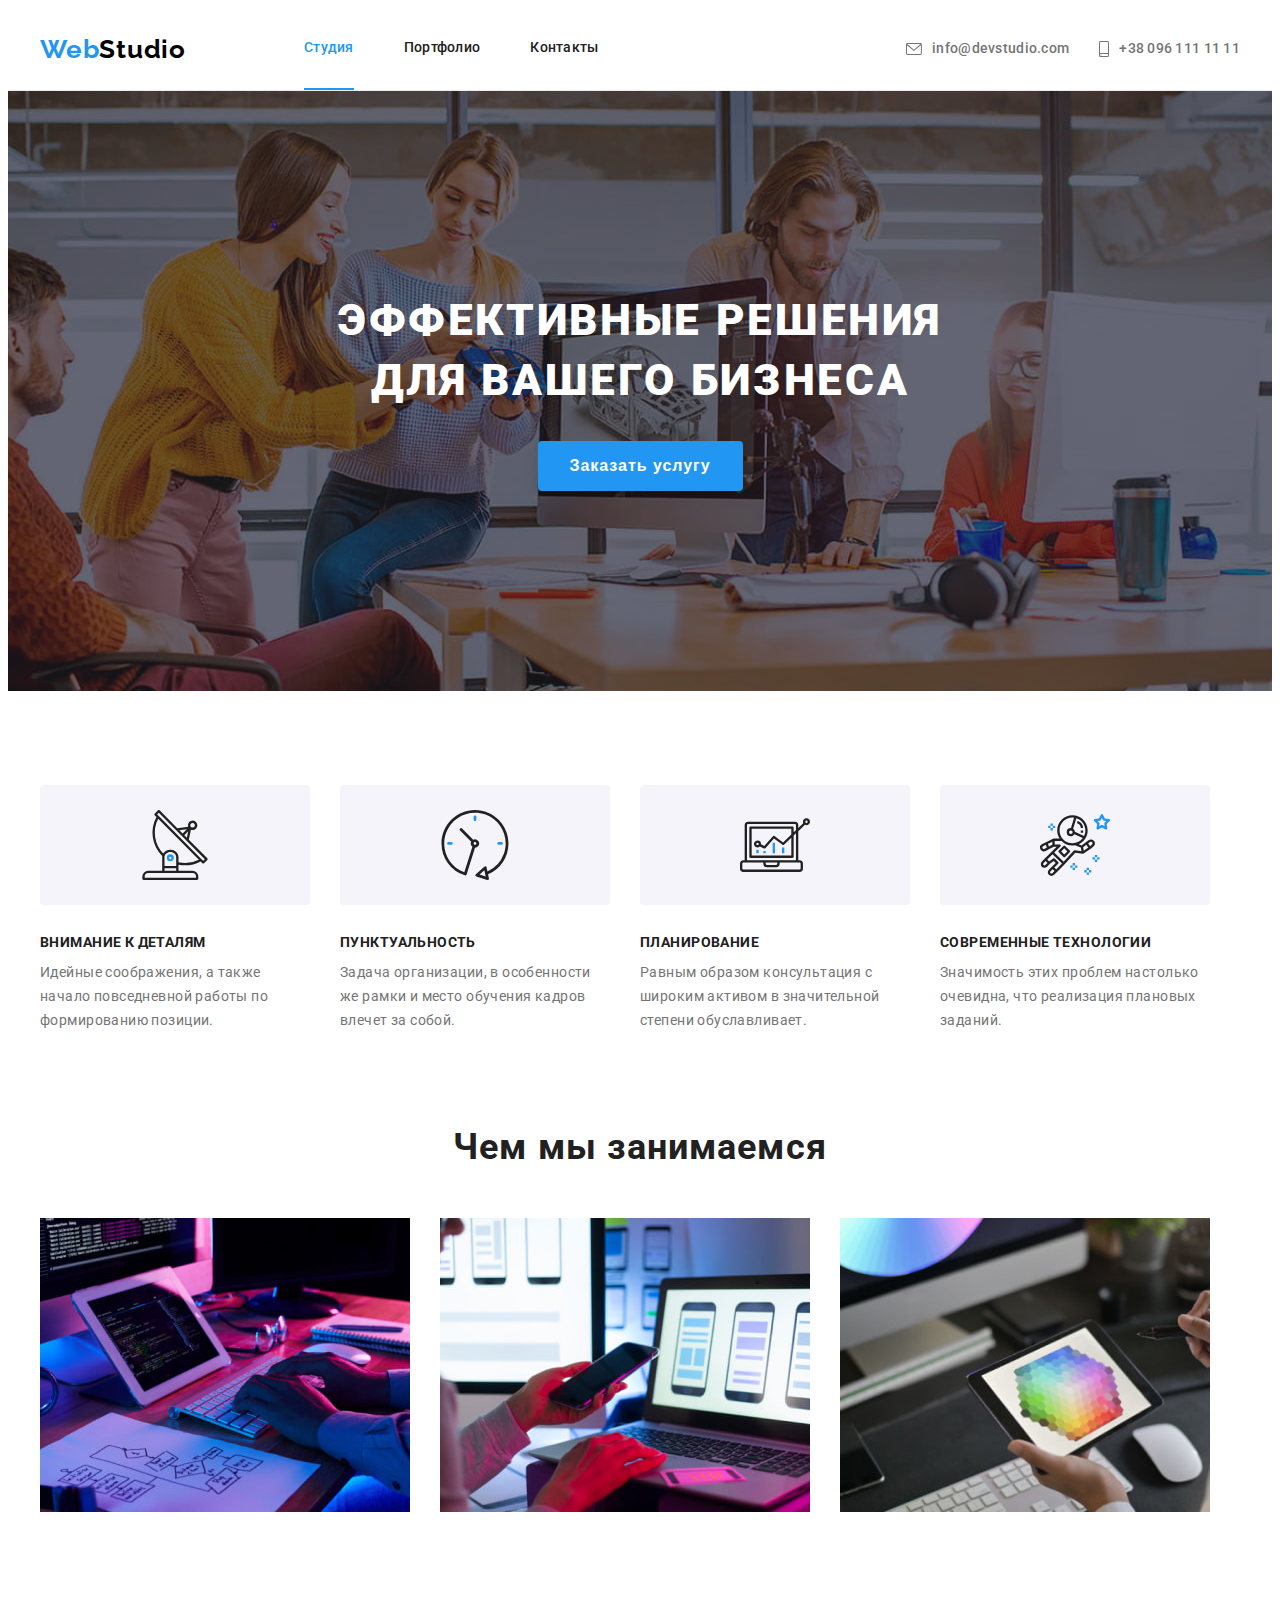
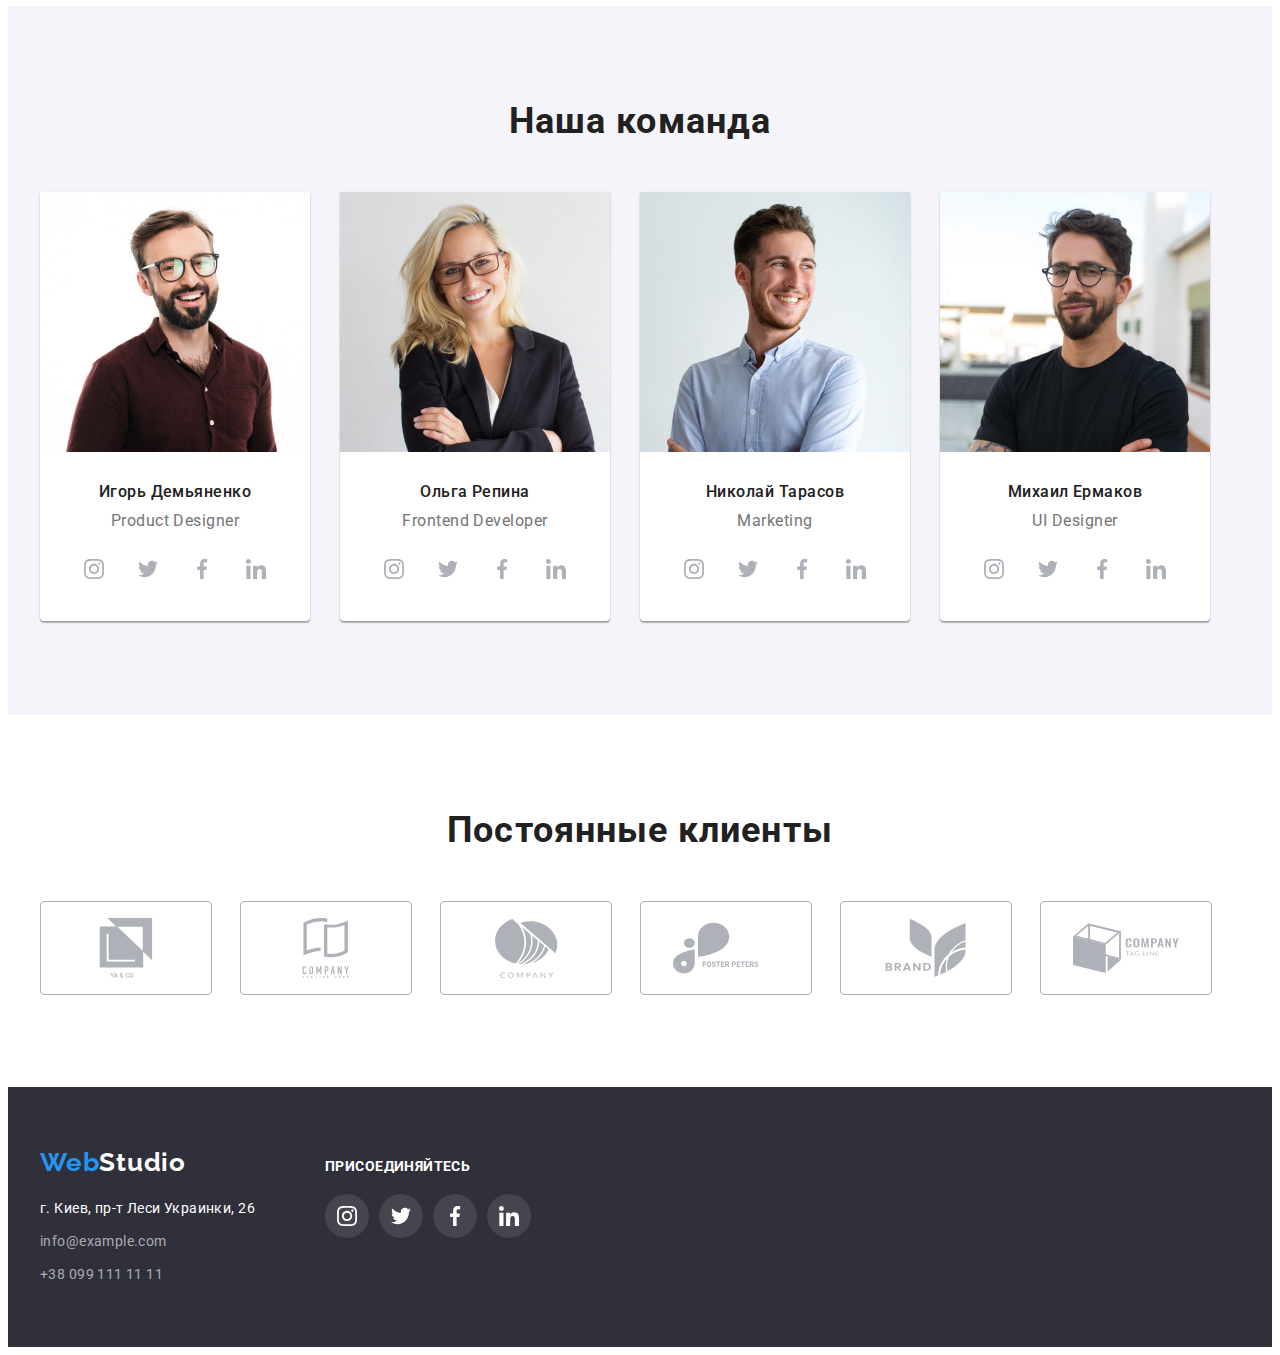
<file: index.html>
<!DOCTYPE html>
<html lang="ru">
  <head>
    <meta charset="UTF-8" />
    <meta http-equiv="X-UA-Compatible" content="IE=edge" />
    <meta name="viewport" content="width=device-width, initial-scale=1.0" />

    <link rel="preconnect" href="https://fonts.googleapis.com" />
    <link rel="preconnect" href="https://fonts.gstatic.com" crossorigin />
    <link
      href="https://fonts.googleapis.com/css2?family=Raleway:wght@700&family=Roboto:wght@400;500;700;900&display=swap"
      rel="stylesheet"
    />

    <link
      rel="stylesheet"
      href="https://cdnjs.cloudflare.com/ajax/libs/modern-normalize/1.1.0/modern-normalize.min.css"
      integrity="sha512-wpPYUAdjBVSE4KJnH1VR1HeZfpl1ub8YT/NKx4PuQ5NmX2tKuGu6U/JRp5y+Y8XG2tV+wKQpNHVUX03MfMFn9Q=="
      crossorigin="anonymous"
      referrerpolicy="no-referrer"
    />

    <link rel="stylesheet" href="./css/reset.css" />

    <link rel="stylesheet" href="./css/styles.css" />

    <title>WebStudio</title>
  </head>
  <body>
    <header class="header">
      <div class="container">
        <a href="./index.html" class="logo"> <span class="logo-web">Web</span>Studio</a>

        <nav class="nav-menu">
          <ul class="nav-menu-list list">
            <li class="nav-menu-item">
              <a href="./index.html" class="nav-menu-link link current">Студия</a>
            </li>
            <li class="nav-menu-item">
              <a href="./portfolio.html" class="nav-menu-link link">Портфолио</a>
            </li>
            <li class="nav-menu-item">
              <a href="" class="nav-menu-link link">Контакты</a>
            </li>
          </ul>
        </nav>

        <ul class="header-contacts list">
          <li class="header-contacts-item">
            <a href="mailto:info@devstudio.com" class="header-contacts-link link"
              ><svg class="header-contacts-icon" width="16" height="12">
                <use href="./images/icons.svg#icon-envelope"></use></svg
              >info@devstudio.com</a
            >
          </li>
          <li class="header-contacts-item">
            <a href="tel:+380961111111" class="header-contacts-link link">
              <svg class="header-contacts-icon" width="10" height="16">
                <use href="./images/icons.svg#icon-smartphone"></use></svg
              >+38 096 111 11 11</a
            >
          </li>
        </ul>
      </div>
    </header>

    <main class="main">
      <!-- Hero Section -->

      <section class="hero-section section">
        <div class="container">
          <h1 class="hero-title">Эффективные решения для вашего бизнеса</h1>
          <button class="hero-btn" type="button">Заказать услугу</button>
        </div>
      </section>

      <!-- Our Features Section -->

      <section class="features-section section">
        <div class="container">
          <h2 class="section-title visually-hidden">Наши преимущества</h2>

          <ul class="features-list list">
            <li class="features-item">
              <h3 class="features-subtitle">Внимание к деталям</h3>
              <p class="features-descr">
                Идейные соображения, а также начало повседневной работы по формированию позиции.
              </p>
            </li>
            <li class="features-item">
              <h3 class="features-subtitle">Пунктуальность</h3>
              <p class="features-descr">
                Задача организации, в особенности же рамки и место обучения кадров влечет за собой.
              </p>
            </li>
            <li class="features-item">
              <h3 class="features-subtitle">Планирование</h3>
              <p class="features-descr">
                Равным образом консультация с широким активом в значительной степени обуславливает.
              </p>
            </li>
            <li class="features-item">
              <h3 class="features-subtitle">Современные технологии</h3>
              <p class="features-descr">
                Значимость этих проблем настолько очевидна, что реализация плановых заданий.
              </p>
            </li>
          </ul>
        </div>
      </section>

      <!-- Our Solutions Section -->

      <section class="solutions-section section">
        <div class="container">
          <h2 class="section-title">Чем мы занимаемся</h2>

          <ul class="solutions-list list">
            <li class="solutions-item">
              <img
                src="./images/keyboard_typing.jpg"
                alt="Набирает текст на клавиатуре"
                width="370"
                height="294"
              />
            </li>
            <li class="solutions-item">
              <img
                src="./images/phone_searching.jpg"
                alt="Девушка на ноутбуке смотрит телефоны"
                width="370"
                height="294"
              />
            </li>
            <li class="solutions-item">
              <img
                src="./images/color_choosing.jpg"
                alt="Девушка на планшете выбирает цвет из палитры"
                width="370"
                height="294"
              />
            </li>
          </ul>
        </div>
      </section>

      <!-- Our Team Section -->

      <section class="team-section section">
        <div class="container">
          <h2 class="section-title">Наша команда</h2>

          <ul class="team-list list">
            <li class="team-item">
              <img src="./images/p_designer.jpg" alt="Дизайнер продукта" width="270" height="260" />
              <div class="team-descr">
                <h3 class="team-mmbr">Игорь Демьяненко</h3>
                <p class="team-mmbr-position" lang="en">Product Designer</p>
                <ul class="team-soc-list list">
                  <li class="team-soc-item">
                    <a href="" class="team-soc-link link">
                      <svg class="team-soc-icon" width="20" height="20">
                        <use href="./images/icons.svg#icon-instagram"></use>
                      </svg>
                    </a>
                  </li>
                  <li class="team-soc-item">
                    <a href="" class="team-soc-link link">
                      <svg class="team-soc-icon" width="20" height="20">
                        <use href="./images/icons.svg#icon-twitter"></use>
                      </svg>
                    </a>
                  </li>
                  <li class="team-soc-item">
                    <a href="" class="team-soc-link link">
                      <svg class="team-soc-icon" width="20" height="20">
                        <use href="./images/icons.svg#icon-facebook"></use>
                      </svg>
                    </a>
                  </li>
                  <li class="team-soc-item">
                    <a href="" class="team-soc-link link">
                      <svg class="team-soc-icon" width="20" height="20">
                        <use href="./images/icons.svg#icon-linkedin"></use>
                      </svg>
                    </a>
                  </li>
                </ul>
              </div>
            </li>
            <li class="team-item">
              <img
                src="./images/developer.jpg"
                alt="Фронтенд-разработчик"
                width="270"
                height="260"
              />
              <div class="team-descr">
                <h3 class="team-mmbr">Ольга Репина</h3>
                <p class="team-mmbr-position" lang="en">Frontend Developer</p>
                <ul class="team-soc-list list">
                  <li class="team-soc-item">
                    <a href="" class="team-soc-link link">
                      <svg class="team-soc-icon" width="20" height="20">
                        <use href="./images/icons.svg#icon-instagram"></use>
                      </svg>
                    </a>
                  </li>
                  <li class="team-soc-item">
                    <a href="" class="team-soc-link link">
                      <svg class="team-soc-icon" width="20" height="20">
                        <use href="./images/icons.svg#icon-twitter"></use>
                      </svg>
                    </a>
                  </li>
                  <li class="team-soc-item">
                    <a href="" class="team-soc-link link">
                      <svg class="team-soc-icon" width="20" height="20">
                        <use href="./images/icons.svg#icon-facebook"></use>
                      </svg>
                    </a>
                  </li>
                  <li class="team-soc-item">
                    <a href="" class="team-soc-link link">
                      <svg class="team-soc-icon" width="20" height="20">
                        <use href="./images/icons.svg#icon-linkedin"></use>
                      </svg>
                    </a>
                  </li>
                </ul>
              </div>
            </li>
            <li class="team-item">
              <img src="./images/marketer.jpg" alt="Маркетолог" width="270" height="260" />
              <div class="team-descr">
                <h3 class="team-mmbr">Николай Тарасов</h3>
                <p class="team-mmbr-position" lang="en">Marketing</p>
                <ul class="team-soc-list list">
                  <li class="team-soc-item">
                    <a href="" class="team-soc-link link">
                      <svg class="team-soc-icon" width="20" height="20">
                        <use href="./images/icons.svg#icon-instagram"></use>
                      </svg>
                    </a>
                  </li>
                  <li class="team-soc-item">
                    <a href="" class="team-soc-link link">
                      <svg class="team-soc-icon" width="20" height="20">
                        <use href="./images/icons.svg#icon-twitter"></use>
                      </svg>
                    </a>
                  </li>
                  <li class="team-soc-item">
                    <a href="" class="team-soc-link link">
                      <svg class="team-soc-icon" width="20" height="20">
                        <use href="./images/icons.svg#icon-facebook"></use>
                      </svg>
                    </a>
                  </li>
                  <li class="team-soc-item">
                    <a href="" class="team-soc-link link">
                      <svg class="team-soc-icon" width="20" height="20">
                        <use href="./images/icons.svg#icon-linkedin"></use>
                      </svg>
                    </a>
                  </li>
                </ul>
              </div>
            </li>
            <li class="team-item">
              <img
                src="./images/ui_designer.jpg"
                alt="Дизайнер пользовательского интерфейса"
                width="270"
                height="260"
              />
              <div class="team-descr">
                <h3 class="team-mmbr">Михаил Ермаков</h3>
                <p class="team-mmbr-position" lang="en">UI Designer</p>
                <ul class="team-soc-list list">
                  <li class="team-soc-item">
                    <a href="" class="team-soc-link link">
                      <svg class="team-soc-icon" width="20" height="20">
                        <use href="./images/icons.svg#icon-instagram"></use>
                      </svg>
                    </a>
                  </li>
                  <li class="team-soc-item">
                    <a href="" class="team-soc-link link">
                      <svg class="team-soc-icon" width="20" height="20">
                        <use href="./images/icons.svg#icon-twitter"></use>
                      </svg>
                    </a>
                  </li>
                  <li class="team-soc-item">
                    <a href="" class="team-soc-link link">
                      <svg class="team-soc-icon" width="20" height="20">
                        <use href="./images/icons.svg#icon-facebook"></use>
                      </svg>
                    </a>
                  </li>
                  <li class="team-soc-item">
                    <a href="" class="team-soc-link link">
                      <svg class="team-soc-icon" width="20" height="20">
                        <use href="./images/icons.svg#icon-linkedin"></use>
                      </svg>
                    </a>
                  </li>
                </ul>
              </div>
            </li>
          </ul>
        </div>
      </section>

      <!-- Our Clients Section -->

      <section class="clients-section section">
        <div class="container">
          <h2 class="section-title">Постоянные клиенты</h2>
          <ul class="clients-list list">
            <li class="clients-item">
              <a href="" class="clients-link link">
                <svg class="clients-icon" width="106" height="60">
                  <use href="./images/icons.svg#icon-yaco"></use>
                </svg>
              </a>
            </li>
            <li class="clients-item">
              <a href="" class="clients-link link">
                <svg class="clients-icon" width="106" height="60">
                  <use href="./images/icons.svg#icon-tagline-here"></use>
                </svg>
              </a>
            </li>
            <li class="clients-item">
              <a href="" class="clients-link link">
                <svg class="clients-icon" width="106" height="60">
                  <use href="./images/icons.svg#icon-company"></use>
                </svg>
              </a>
            </li>
            <li class="clients-item">
              <a href="" class="clients-link link">
                <svg class="clients-icon" width="106" height="60">
                  <use href="./images/icons.svg#icon-foster-peters"></use>
                </svg>
              </a>
            </li>
            <li class="clients-item">
              <a href="" class="clients-link link">
                <svg class="clients-icon" width="106" height="60">
                  <use href="./images/icons.svg#icon-brand"></use>
                </svg>
              </a>
            </li>
            <li class="clients-item">
              <a href="" class="clients-link link">
                <svg class="clients-icon" width="106" height="60">
                  <use href="./images/icons.svg#icon-tag-line"></use>
                </svg>
              </a>
            </li>
          </ul>
        </div>
      </section>
    </main>

    <footer class="footer">
      <div class="container">
        <div class="footer-adress-wrapper">
          <a href="./index.html" class="logo"> <span class="logo-web">Web</span>Studio</a>

          <address class="footer-address">
            <ul class="footer-list list">
              <li class="footer-item">
                <a class="footer-location">г. Киев, пр-т Леси Украинки, 26</a>
              </li>
              <li class="footer-item">
                <a href="mailto:info@example.com" class="footer-link link">info@example.com</a>
              </li>
              <li class="footer-item">
                <a href="tel:+380991111111" class="footer-link link">+38 099 111 11 11</a>
              </li>
            </ul>
          </address>
        </div>

        <div class="footer-soc-wrapper">
          <h3 class="footer-soc-title">присоединяйтесь</h3>
          <ul class="footer-soc-list list">
            <li class="footer-soc-item">
              <a href="" class="footer-soc-link link">
                <svg class="footer-soc-icon" width="20" height="20">
                  <use href="./images/icons.svg#icon-instagram"></use>
                </svg>
              </a>
            </li>
            <li class="footer-soc-item">
              <a href="" class="footer-soc-link link">
                <svg class="footer-soc-icon" width="20" height="20">
                  <use href="./images/icons.svg#icon-twitter"></use>
                </svg>
              </a>
            </li>
            <li class="footer-soc-item">
              <a href="" class="footer-soc-link link">
                <svg class="footer-soc-icon" width="20" height="20">
                  <use href="./images/icons.svg#icon-facebook"></use>
                </svg>
              </a>
            </li>
            <li class="footer-soc-item">
              <a href="" class="footer-soc-link link">
                <svg class="footer-soc-icon" width="20" height="20">
                  <use href="./images/icons.svg#icon-linkedin"></use>
                </svg>
              </a>
            </li>
          </ul>
        </div>
      </div>
    </footer>
  </body>
</html>
</file>
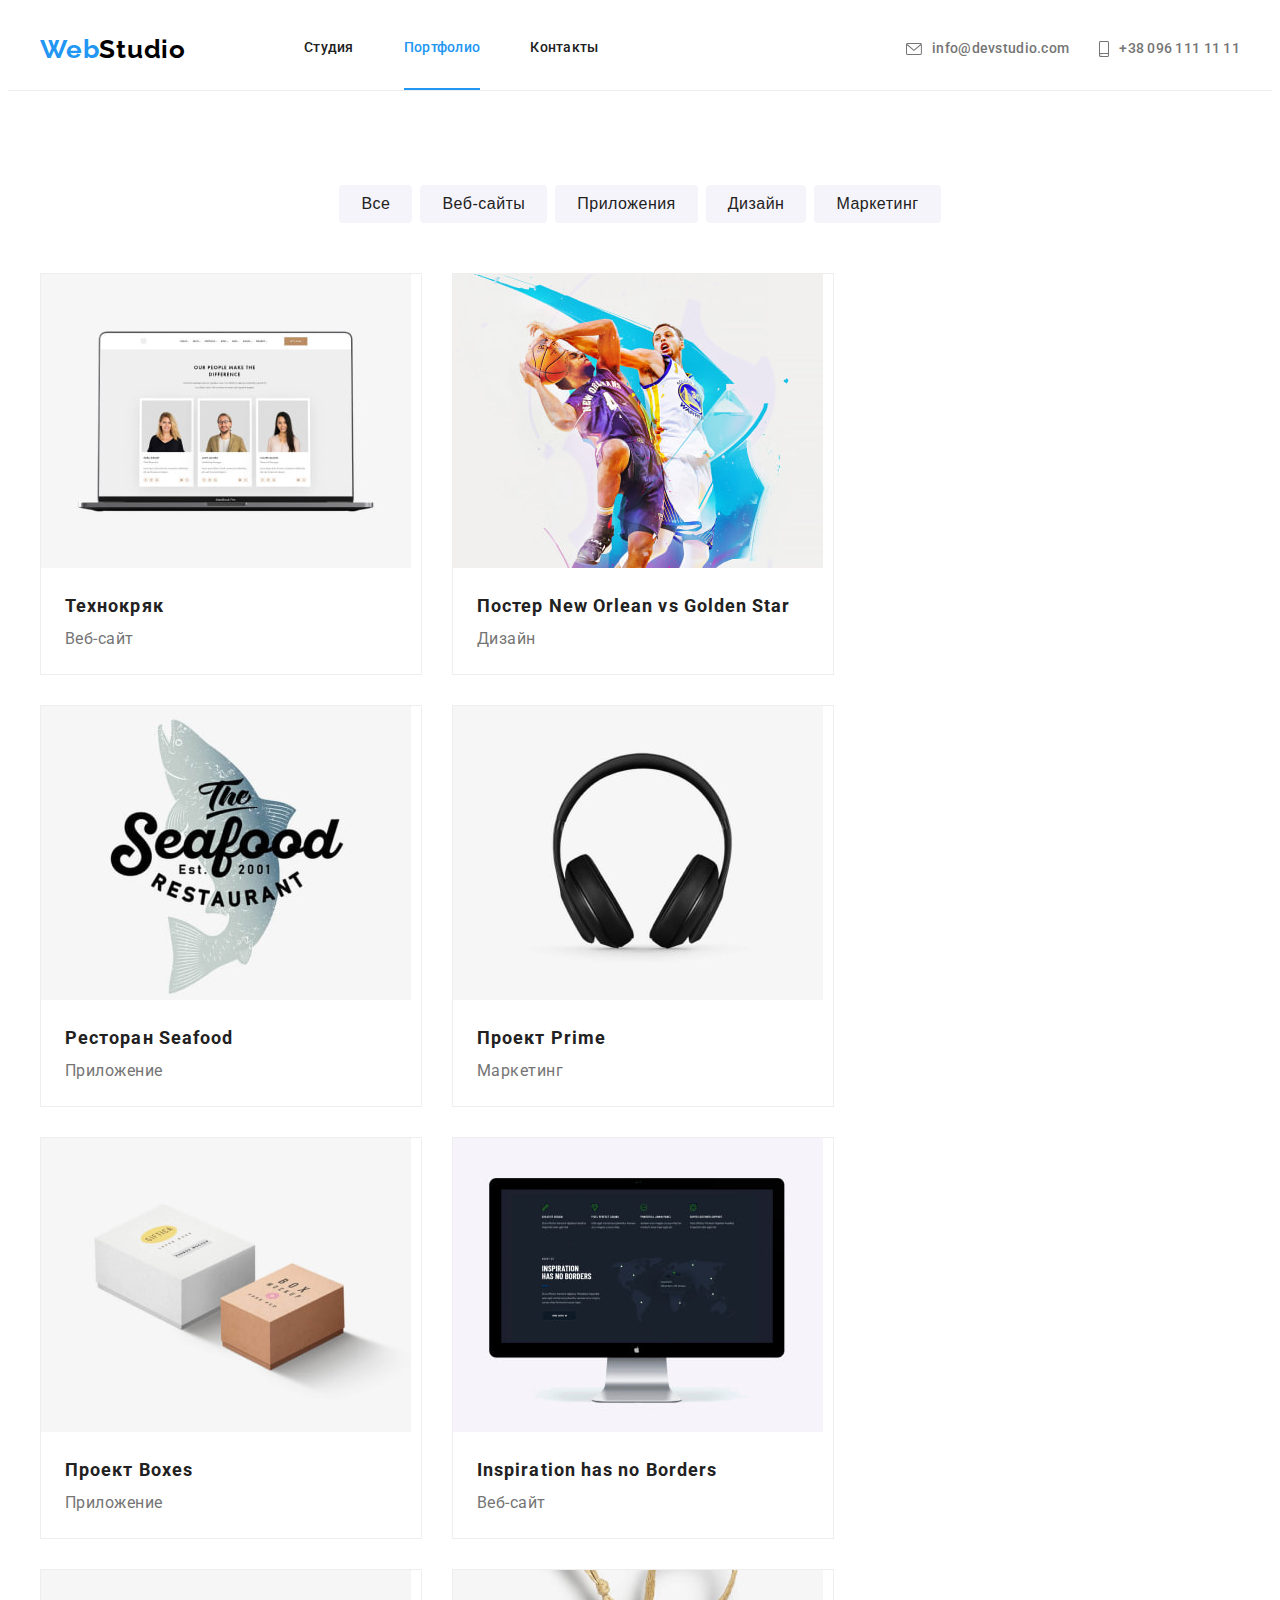
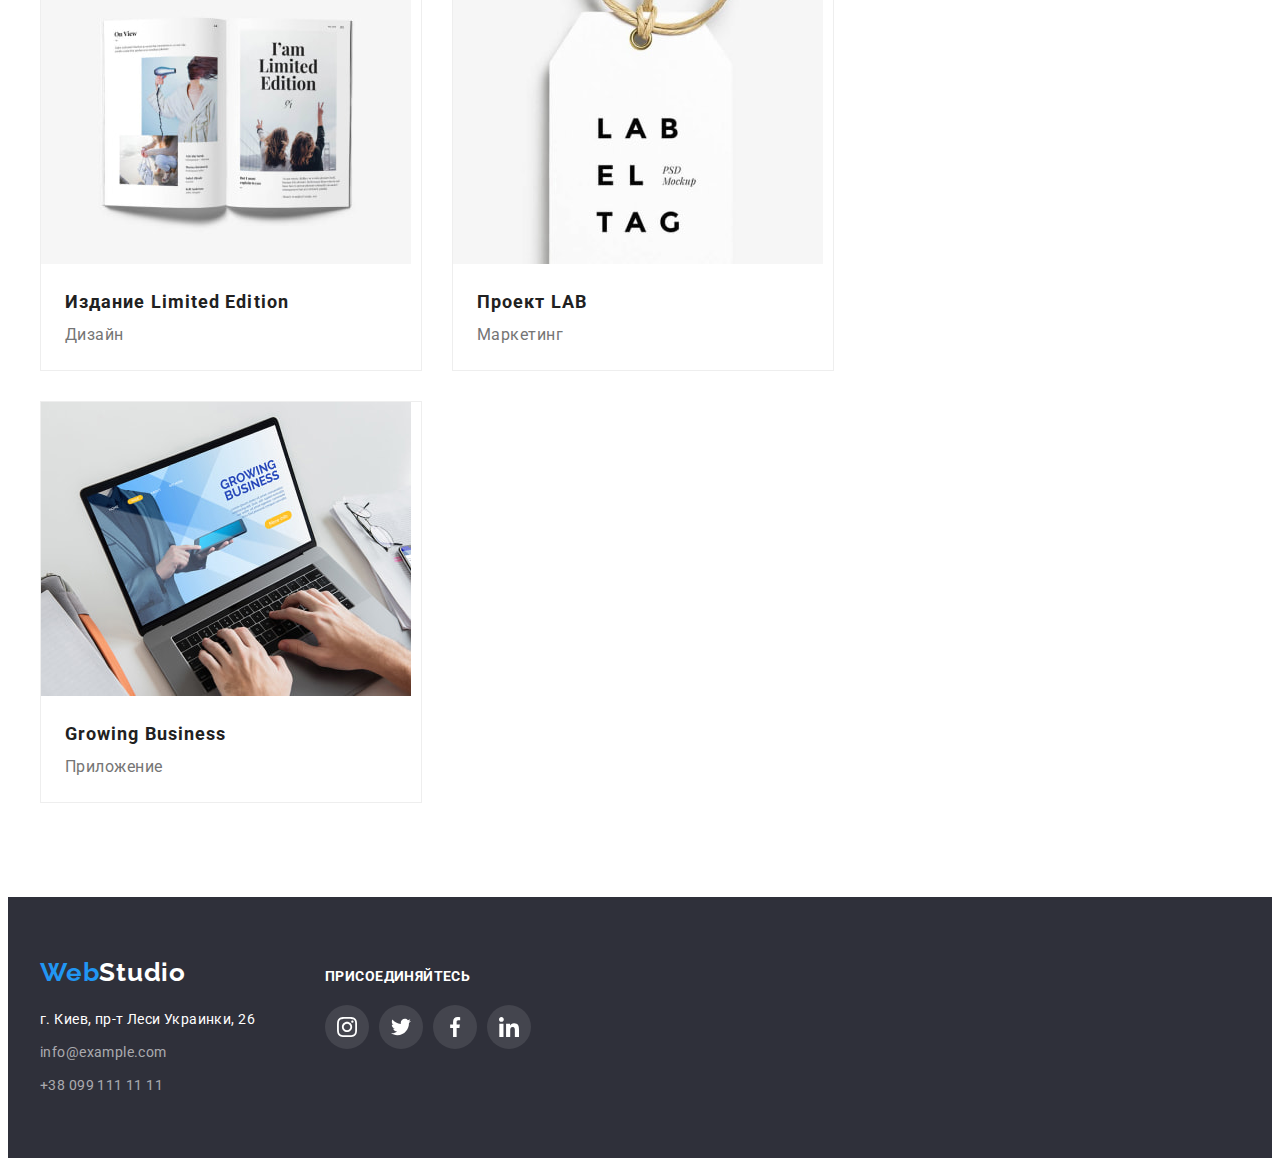
<file: portfolio.html>
<!DOCTYPE html>
<html lang="ru">
  <head>
    <meta charset="UTF-8" />
    <meta http-equiv="X-UA-Compatible" content="IE=edge" />
    <meta name="viewport" content="width=device-width, initial-scale=1.0" />

    <link rel="preconnect" href="https://fonts.googleapis.com" />
    <link rel="preconnect" href="https://fonts.gstatic.com" crossorigin />
    <link
      href="https://fonts.googleapis.com/css2?family=Raleway:wght@700&family=Roboto:wght@400;500;700;900&display=swap"
      rel="stylesheet"
    />

    <link
      rel="stylesheet"
      href="https://cdnjs.cloudflare.com/ajax/libs/modern-normalize/1.1.0/modern-normalize.min.css"
      integrity="sha512-wpPYUAdjBVSE4KJnH1VR1HeZfpl1ub8YT/NKx4PuQ5NmX2tKuGu6U/JRp5y+Y8XG2tV+wKQpNHVUX03MfMFn9Q=="
      crossorigin="anonymous"
      referrerpolicy="no-referrer"
    />

    <link rel="stylesheet" href="./css/reset.css" />

    <link rel="stylesheet" href="./css/styles.css" />

    <title>Portfolio</title>
  </head>
  <body>
    <header class="header">
      <div class="container">
        <a href="./index.html" class="logo"> <span class="logo-web">Web</span>Studio</a>

        <nav class="nav-menu">
          <ul class="nav-menu-list list">
            <li class="nav-menu-item">
              <a href="./index.html" class="nav-menu-link link">Студия</a>
            </li>
            <li class="nav-menu-item">
              <a href="./portfolio.html" class="nav-menu-link link current">Портфолио</a>
            </li>
            <li class="nav-menu-item">
              <a href="" class="nav-menu-link link">Контакты</a>
            </li>
          </ul>
        </nav>

        <ul class="header-contacts list">
          <li class="header-contacts-item">
            <a href="mailto:info@devstudio.com" class="header-contacts-link link"
              ><svg class="header-contacts-icon" width="16" height="12">
                <use href="./images/icons.svg#icon-envelope"></use></svg
              >info@devstudio.com</a
            >
          </li>
          <li class="header-contacts-item">
            <a href="tel:+380961111111" class="header-contacts-link link">
              <svg class="header-contacts-icon" width="10" height="16">
                <use href="./images/icons.svg#icon-smartphone"></use></svg
              >+38 096 111 11 11</a
            >
          </li>
        </ul>
      </div>
    </header>

    <main class="main">
      <!-- Portfolio Section -->

      <section class="portfolio-section section">
        <div class="container">
          <h1 class="section-title visually-hidden" lang="en">Portfolio</h1>
          <ul class="filters-list list">
            <li class="filters-item">
              <button class="filter-btn" type="button">Все</button>
            </li>
            <li class="filters-item">
              <button class="filter-btn" type="button">Веб-сайты</button>
            </li>
            <li class="filters-item">
              <button class="filter-btn" type="button">Приложения</button>
            </li>
            <li class="filters-item">
              <button class="filter-btn" type="button">Дизайн</button>
            </li>
            <li class="filters-item">
              <button class="filter-btn" type="button">Маркетинг</button>
            </li>
          </ul>

          <ul class="projects-list list">
            <li class="projects-item">
              <a href="" class="link">
                <img
                  src="./images/tech_site.jpg"
                  alt="Загруженный сайт на экране лэптопа"
                  width="370"
                  height="294"
                />
                <div class="project-descr">
                  <h2 class="poject-title">Технокряк</h2>
                  <p class="project-type">Веб-сайт</p>
                </div>
              </a>
            </li>

            <li class="projects-item">
              <a href="" class="link">
                <img
                  src="./images/poster_design.jpg"
                  alt="Два баскетболиста, борющихся за мяч"
                  width="370"
                  height="294"
                />
                <div class="project-descr">
                  <h2 class="poject-title">
                    Постер <span lang="en">New Orlean vs Golden Star</span>
                  </h2>
                  <p class="project-type">Дизайн</p>
                </div>
              </a>
            </li>

            <li class="projects-item">
              <a href="" class="link">
                <img
                  src="./images/restaurant_app.jpg"
                  alt="Лого ресторана на фоне рыбы"
                  width="370"
                  height="294"
                />
                <div class="project-descr">
                  <h2 class="poject-title">Ресторан <span lang="en">Seafood</span></h2>
                  <p class="project-type">Приложение</p>
                </div>
              </a>
            </li>

            <li class="projects-item">
              <a href="" class="link">
                <img
                  src="./images/prime_project.jpg"
                  alt="Чёрные полноразмерные наушники"
                  width="370"
                  height="294"
                />
                <div class="project-descr">
                  <h2 class="poject-title">Проект <span lang="en">Prime</span></h2>
                  <p class="project-type">Маркетинг</p>
                </div>
              </a>
            </li>

            <li class="projects-item">
              <a href="" class="link">
                <img
                  src="./images/boxes_project.jpg"
                  alt="Белая и коричневая карнонные коробки"
                  width="370"
                  height="294"
                />
                <div class="project-descr">
                  <h2 class="poject-title">Проект <span lang="en">Boxes</span></h2>
                  <p class="project-type">Приложение</p>
                </div>
              </a>
            </li>

            <li class="projects-item">
              <a href="" class="link">
                <img
                  src="./images/inspiration_site.jpg"
                  alt="Неттоп с сайтом на экране"
                  width="370"
                  height="294"
                />
                <div class="project-descr">
                  <h2 class="poject-title" lang="en">Inspiration has no Borders</h2>
                  <p class="project-type">Веб-сайт</p>
                </div>
              </a>
            </li>

            <li class="projects-item">
              <a href="" class="link">
                <img
                  src="./images/edition_design.jpg"
                  alt="Книга с илюстрациями"
                  width="370"
                  height="294"
                />
                <div class="project-descr">
                  <h2 class="poject-title">Издание <span lang="en">Limited Edition</span></h2>
                  <p class="project-type">Дизайн</p>
                </div>
              </a>
            </li>

            <li class="projects-item">
              <a href="" class="link">
                <img
                  src="./images/lab_project.jpg"
                  alt="Брендовая бирка"
                  width="370"
                  height="294"
                />
                <div class="project-descr">
                  <h2 class="poject-title">Проект <span lang="en">LAB</span></h2>
                  <p class="project-type">Маркетинг</p>
                </div>
              </a>
            </li>

            <li class="projects-item">
              <a href="" class="link">
                <img
                  src="./images/business_app.jpg"
                  alt="Ноутбук в рабочих руках"
                  width="370"
                  height="294"
                />
                <div class="project-descr">
                  <h2 class="poject-title" lang="en">Growing Business</h2>
                  <p class="project-type">Приложение</p>
                </div>
              </a>
            </li>
          </ul>
        </div>
      </section>
    </main>

    <footer class="footer">
      <div class="container">
        <div class="footer-adress-wrapper">
          <a href="./index.html" class="logo"> <span class="logo-web">Web</span>Studio</a>

          <address class="footer-address">
            <ul class="footer-list list">
              <li class="footer-item">
                <a class="footer-location">г. Киев, пр-т Леси Украинки, 26</a>
              </li>
              <li class="footer-item">
                <a href="mailto:info@example.com" class="footer-link link">info@example.com</a>
              </li>
              <li class="footer-item">
                <a href="tel:+380991111111" class="footer-link link">+38 099 111 11 11</a>
              </li>
            </ul>
          </address>
        </div>

        <div class="footer-soc-wrapper">
          <h3 class="footer-soc-title">присоединяйтесь</h3>
          <ul class="footer-soc-list list">
            <li class="footer-soc-item">
              <a href="" class="footer-soc-link link">
                <svg class="footer-soc-icon" width="20" height="20">
                  <use href="./images/icons.svg#icon-instagram"></use>
                </svg>
              </a>
            </li>
            <li class="footer-soc-item">
              <a href="" class="footer-soc-link link">
                <svg class="footer-soc-icon" width="20" height="20">
                  <use href="./images/icons.svg#icon-twitter"></use>
                </svg>
              </a>
            </li>
            <li class="footer-soc-item">
              <a href="" class="footer-soc-link link">
                <svg class="footer-soc-icon" width="20" height="20">
                  <use href="./images/icons.svg#icon-facebook"></use>
                </svg>
              </a>
            </li>
            <li class="footer-soc-item">
              <a href="" class="footer-soc-link link">
                <svg class="footer-soc-icon" width="20" height="20">
                  <use href="./images/icons.svg#icon-linkedin"></use>
                </svg>
              </a>
            </li>
          </ul>
        </div>
      </div>
    </footer>
  </body>
</html>
</file>
<file: css/styles.css>
:root {
  --accent-color: #2196f3;
  --text-color: #757575;
  --title-color: #212121;
  --w-color: #fff;
  --icon-color: #afb1b8;
}

/* 
* {
  outline: 1px solid tomato;
} */

body {
  background-color: var(--w-color);
  color: var(--text-color);
  font-family: 'Roboto', sans-serif;
}

img {
  display: block;
  max-width: 100%;
  height: auto;
}

.list {
  padding: 0;
  margin: 0;
  list-style: none;
}

.link {
  text-decoration: none;
}

.link:hover,
.link:focus {
  color: var(--accent-color);
}

.visually-hidden {
  position: absolute;
  white-space: nowrap;
  width: 1px;
  height: 1px;
  overflow: hidden;
  border: 0;
  padding: 0;
  clip: rect(0 0 0 0);
  clip-path: inset(50%);
  margin: -1px;
}

.container {
  width: 1200px;
  margin: 0 auto;
  padding: 0 15px;
}

.section {
  padding: 94px 0;
}

.section-title,
.features-subtitle,
.team-mmbr,
.poject-title {
  color: var(--title-color);
}

.section-title {
  font-family: inherit;
  font-weight: 700;
  font-size: 36px;
  line-height: 42px;
  text-align: center;
  letter-spacing: 0.03em;

  text-align: center;
  margin-bottom: 50px;
}

/* ----------------HEADER---------------- */

.header {
  border-bottom: 1px solid #ececec;
}

.header .container {
  display: flex;
  align-items: center;
}

.logo,
.logo-web {
  font-family: 'Raleway';
  font-weight: 700;
  font-size: 26px;
  line-height: 1.19;
  letter-spacing: 0.03em;

  color: #000;

  text-decoration: none;
}

.header .logo {
  padding: 20px 0;
  margin-right: 93px;
}

.logo-web {
  color: var(--accent-color);
}

.nav-menu-list {
  display: flex;
}

.nav-menu-link {
  display: block;
  padding: 32px 0;
  margin: 0 25px;

  font-weight: 500;
  font-size: 14px;
  line-height: 1.14;
  letter-spacing: 0.02em;
  color: var(--title-color);
}

.nav-menu-link.current {
  color: var(--accent-color);
  border-bottom: 2px solid var(--accent-color);
}

.header-contacts {
  display: flex;
  margin-left: auto;
}

.header-contacts-item:not(:first-child) {
  margin-left: 30px;
}

.header-contacts-link {
  display: flex;
  align-items: center;
  padding: 25px 0;
  font-weight: 500;
  font-size: 14px;
  line-height: 1.14;
  letter-spacing: 0.02em;
  color: var(--text-color);
}

.header-contacts-link:hover,
.header-contacts-link:focus {
  color: var(--accent-color);
}

.header-contacts-icon {
  fill: currentColor;
  margin-right: 10px;
}

/* -------------Hero Section------------- */

.hero-section {
  padding: 200px 0;
  text-align: center;

  background-color: #c4c4c4;
  background-image: linear-gradient(to right, rgba(47, 48, 58, 0.4), rgba(47, 48, 58, 0.4)),
    url(../images/hero-bg.jpg);
  background-repeat: no-repeat;
  background-position: center;
  background-size: cover;
  max-width: 1600px;
  margin: 0 auto;
}

.hero-title {
  font-weight: 900;
  font-size: 44px;
  line-height: 1.36;
  letter-spacing: 0.06em;
  text-transform: uppercase;

  color: var(--w-color);

  max-width: 696px;
  margin-left: auto;
  margin-right: auto;
  margin-bottom: 30px;
}

.hero-btn {
  display: inline-block;

  padding: 10px 32px;
  background: var(--accent-color);
  box-shadow: 0px 4px 4px rgba(0, 0, 0, 0.15);
  border-radius: 4px;
  border: 0;

  font-weight: 700;
  font-size: 16px;
  line-height: 1.88;
  letter-spacing: 0.06em;

  color: var(--w-color);

  cursor: pointer;
}

.hero-btn:hover,
.hero-btn:focus {
  background-color: #188ce8;
}

/* -----------Features Section----------- */

.features-section.section {
  padding-bottom: 0;
}
.features-subtitle {
  font-weight: 700;
  font-size: 14px;
  line-height: 1.14;
  letter-spacing: 0.03em;
  text-transform: uppercase;

  margin-bottom: 10px;
}

.features-descr {
  font-weight: 400;
  font-size: 14px;
  line-height: 1.71;
  letter-spacing: 0.03em;
}

.features-list {
  display: flex;
}

.features-item {
  width: 270px;
}

.features-item:not(:last-child) {
  margin-right: 30px;
}

.features-item::before {
  content: '';
  display: block;
  height: 120px;
  background-color: #f5f4fa;
  border-radius: 4px;
  background-position: center;
  background-repeat: no-repeat;

  margin-bottom: 30px;
}

.features-item:nth-child(1)::before {
  background-image: url(../images/antenna.svg);
}

.features-item:nth-child(2)::before {
  background-image: url(../images/clock.svg);
}

.features-item:nth-child(3)::before {
  background-image: url(../images/diagram.svg);
}

.features-item:nth-child(4)::before {
  background-image: url(../images/astronaut.svg);
}

/* ----------Solutions Sections---------- */

.solutions-list {
  display: flex;
}

.solutions-item {
  width: 370px;
}

.solutions-item:not(:last-child) {
  margin-right: 30px;
}

/* -------------Team Section------------- */

.team-section {
  background-color: #f5f4fa;
}

.team-list {
  display: flex;
}

.team-item {
  width: 270px;
  background-color: var(--w-color);
  box-shadow: 0px 1px 3px rgba(0, 0, 0, 0.12), 0px 1px 1px rgba(0, 0, 0, 0.14),
    0px 2px 1px rgba(0, 0, 0, 0.2);
  border-radius: 0px 0px 4px 4px;
}

.team-item:not(:last-child) {
  margin-right: 30px;
}

.team-descr {
  padding-top: 30px;
  padding-bottom: 30px;
  text-align: center;
}

.team-mmbr {
  font-weight: 500;
  font-size: 16px;
  line-height: 1.19;
  letter-spacing: 0.03em;
  margin-bottom: 10px;
}

.team-mmbr-position {
  font-weight: 400;
  font-size: 16px;
  line-height: 1.19;
  letter-spacing: 0.03em;
  margin-bottom: 16px;
}

.team-soc-list {
  display: flex;
  justify-content: center;
}

.team-soc-item {
  width: 44px;
  height: 44px;
  margin-right: 10px;
}

.team-soc-item:last-child {
  margin-right: 0;
}

.team-soc-link {
  display: flex;
  justify-content: center;
  align-items: center;
  width: 100%;
  height: 100%;
  border-radius: 50%;
  background-color: var(--w-color);
  color: var(--icon-color)
}

.team-soc-icon {
  fill: currentColor;
}

.team-soc-link:hover,
.team-soc-link:focus {
  background-color: var(--accent-color);
  color:var(--w-color)
}

/* ------------Clients Section------------ */

.clients-list {
  display: flex;
}

.clients-item {
  width: 170px;
  height: 92px;

}

.clients-item:not(:last-child) {
  margin-right: 30px;
}

.clients-link {
  display: flex;
  justify-content: center;
  align-items: center;
  width: 100%;
  height: 100%;
  border: 1px solid var(--icon-color);
  border-radius: 4px;
  color: var(--icon-color);
}

.clients-icon {
  fill: currentColor;
}

.clients-link:hover,
.clients-link:focus {
  border: 1px solid var(--accent-color);
}

/* ----------------FOOTER---------------- */

.footer {
  padding: 60px 0;
  background-color: #2f303a;
}

.footer-adress-wrapper {
  margin-right: 70px;
}

.footer-list {
  display: block;
}

.footer .logo {
  display: block;
  color: var(--w-color);
  margin-bottom: 20px;
}

.footer-address {
  font-style: normal;
}

.footer-location {
  font-weight: 400;
  font-size: 14px;
  line-height: 1.71;
  letter-spacing: 0.03em;
  color: var(--w-color);
}

.footer-link {
  font-weight: 400;
  font-size: 14px;
  line-height: 1.71;
  letter-spacing: 0.03em;
  color: rgba(255, 255, 255, 0.6);
}

.footer-item:not(:last-child) {
  margin-bottom: 9px;
}

.footer-soc-wrapper {
  margin-top: 12px;

}

.footer-soc-list {
  display: flex;
}

.footer-soc-title {
  font-weight: 700;
  font-size: 14px;
  line-height: 1.14;
  letter-spacing: 0.03em;
  text-transform: uppercase;

  color: var(--w-color);

margin-bottom: 20px;
}

.footer-soc-item {
  width: 44px;
  height: 44px;
  margin-right: 10px;
}
.footer-soc-link {
  display: flex;
  justify-content: center;
  align-items: center;
  width: 100%;
  height: 100%;
  border-radius: 50%;
  background-color: rgba(255, 255, 255, 0.1);
}

.footer-soc-link:hover, .footer-soc-link:focus {
  background-color: var(--accent-color);
}


.footer-soc-icon {
  fill: var(--w-color);
}

.footer .container {
  display: flex;
}

/* ---------------PORTFOLIO--------------- */

.filters-list {
  display: flex;
  justify-content: center;
  margin-bottom: 50px;
}

.filters-item:not(:last-child) {
  margin-right: 8px;
}

.filter-btn {
  background: #f5f4fa;
  border-radius: 4px;
  border: 0;
  padding: 6px 22px;

  font-weight: 500;
  font-size: 16px;
  line-height: 1.62;
  text-align: center;
  letter-spacing: 0.03em;

  color: var(--title-color);

  cursor: pointer;
}

.filter-btn:hover,
.filter-btn:focus {
  color: var(--w-color);
  background-color: var(--accent-color);
  box-shadow: 0px 3px 1px rgba(0, 0, 0, 0.1), 0px 1px 2px rgba(0, 0, 0, 0.08),
    0px 2px 2px rgba(0, 0, 0, 0.12);
}

.projects-list {
  display: flex;
  flex-wrap: wrap;
  margin: -15px;
}

.projects-item {
  width: calc(100% / 3 - 30px);
  margin: 15px;
  border: 1px solid #eeeeee;
}

.projects-item:hover {
  border: 1px solid #eeeeee;
  box-shadow: 0px 1px 1px rgba(0, 0, 0, 0.12), 0px 4px 4px rgba(0, 0, 0, 0.06),
    1px 4px 6px rgba(0, 0, 0, 0.16);
}

.project-descr {
  padding: 20px 24px;
}

.poject-title {
  font-weight: 700;
  font-size: 18px;
  line-height: 2;
  letter-spacing: 0.06em;
}

.project-type {
  font-weight: 400;
  font-size: 16px;
  line-height: 1.88;
  letter-spacing: 0.03em;

  color: var(--text-color);
}
</file>
